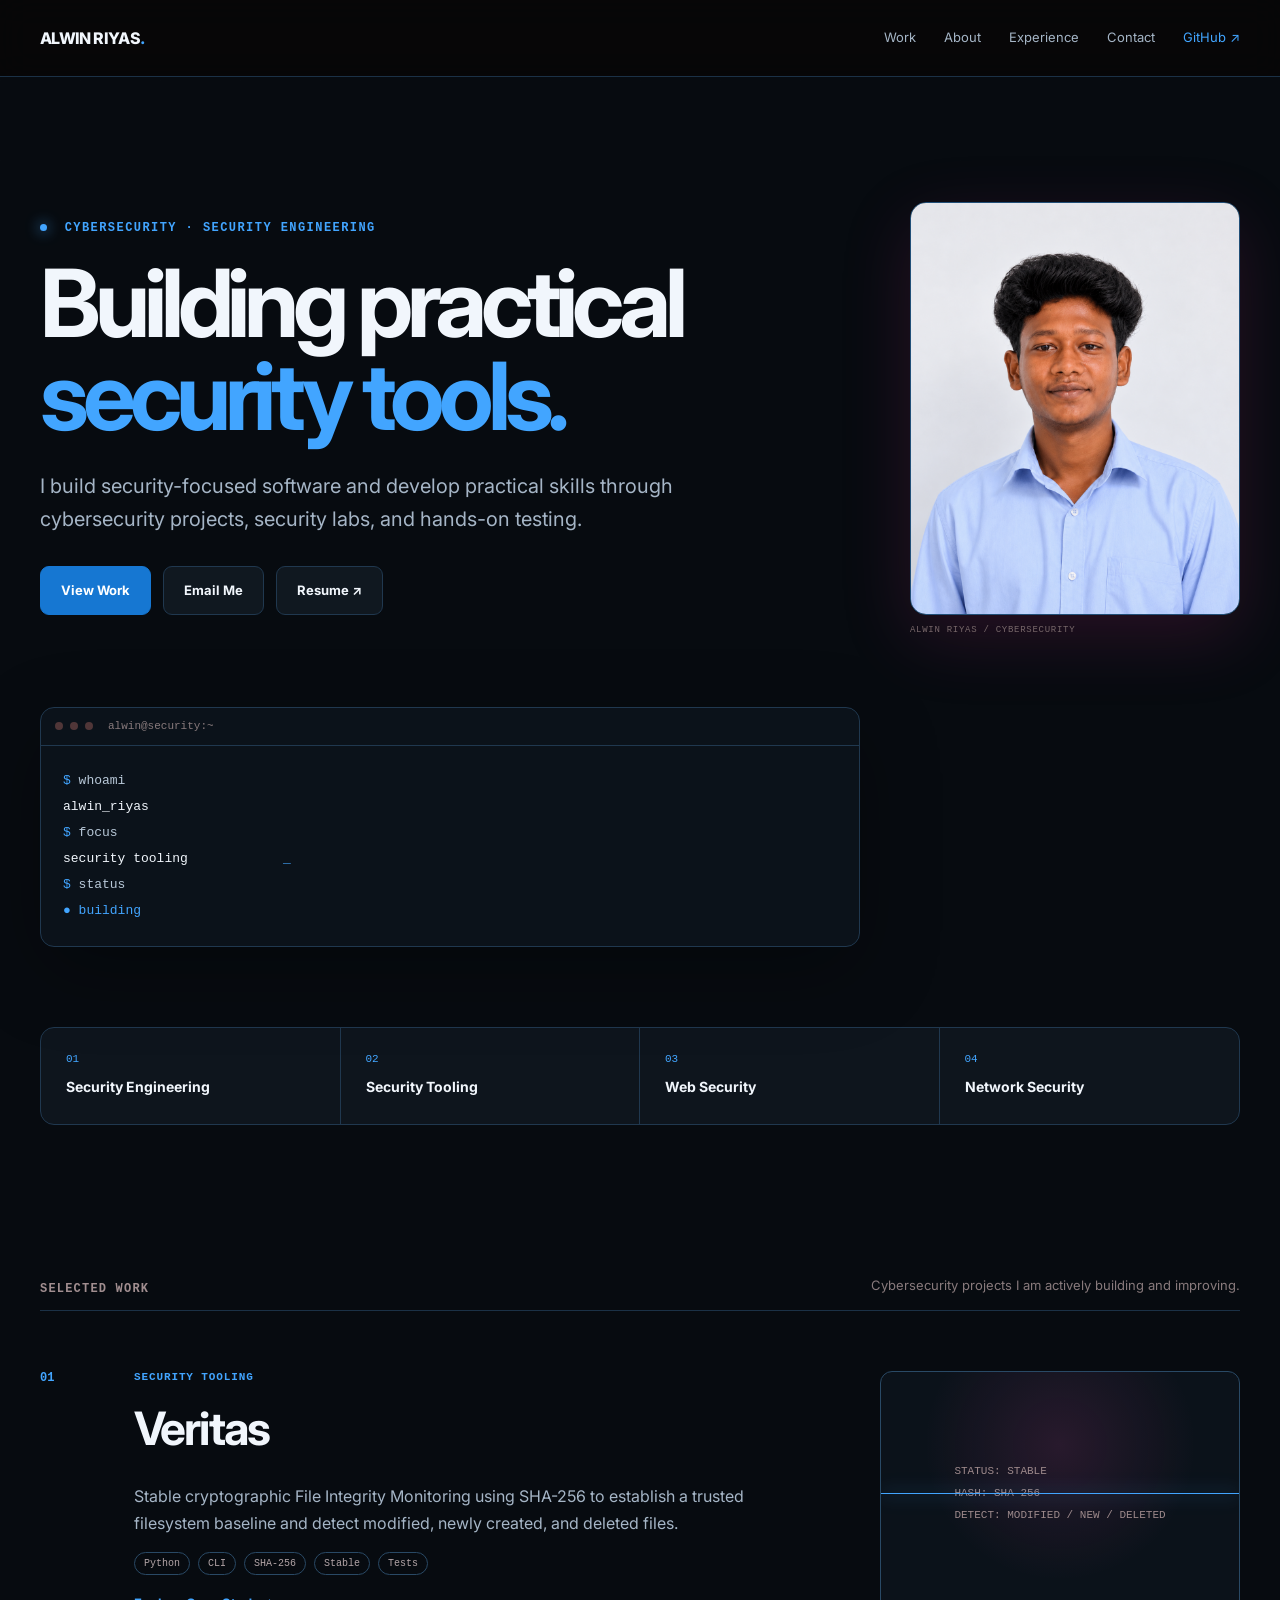
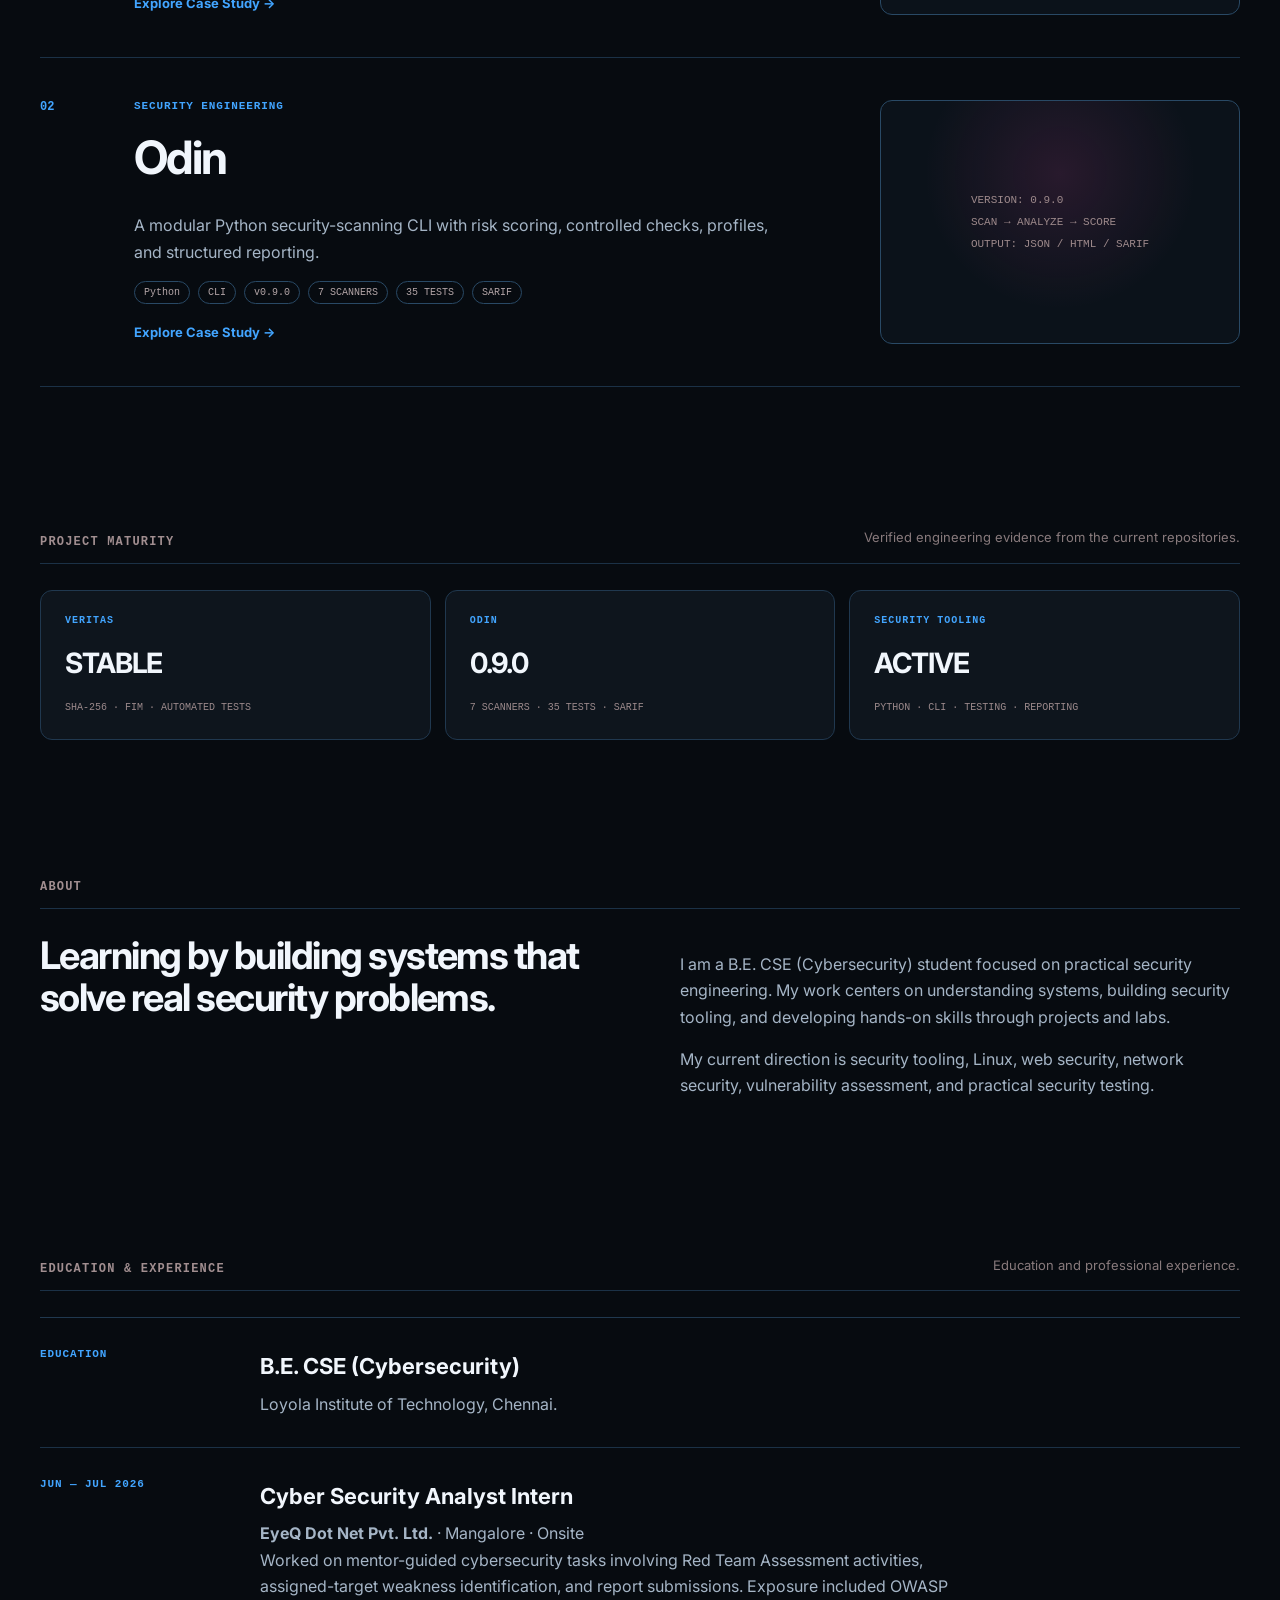
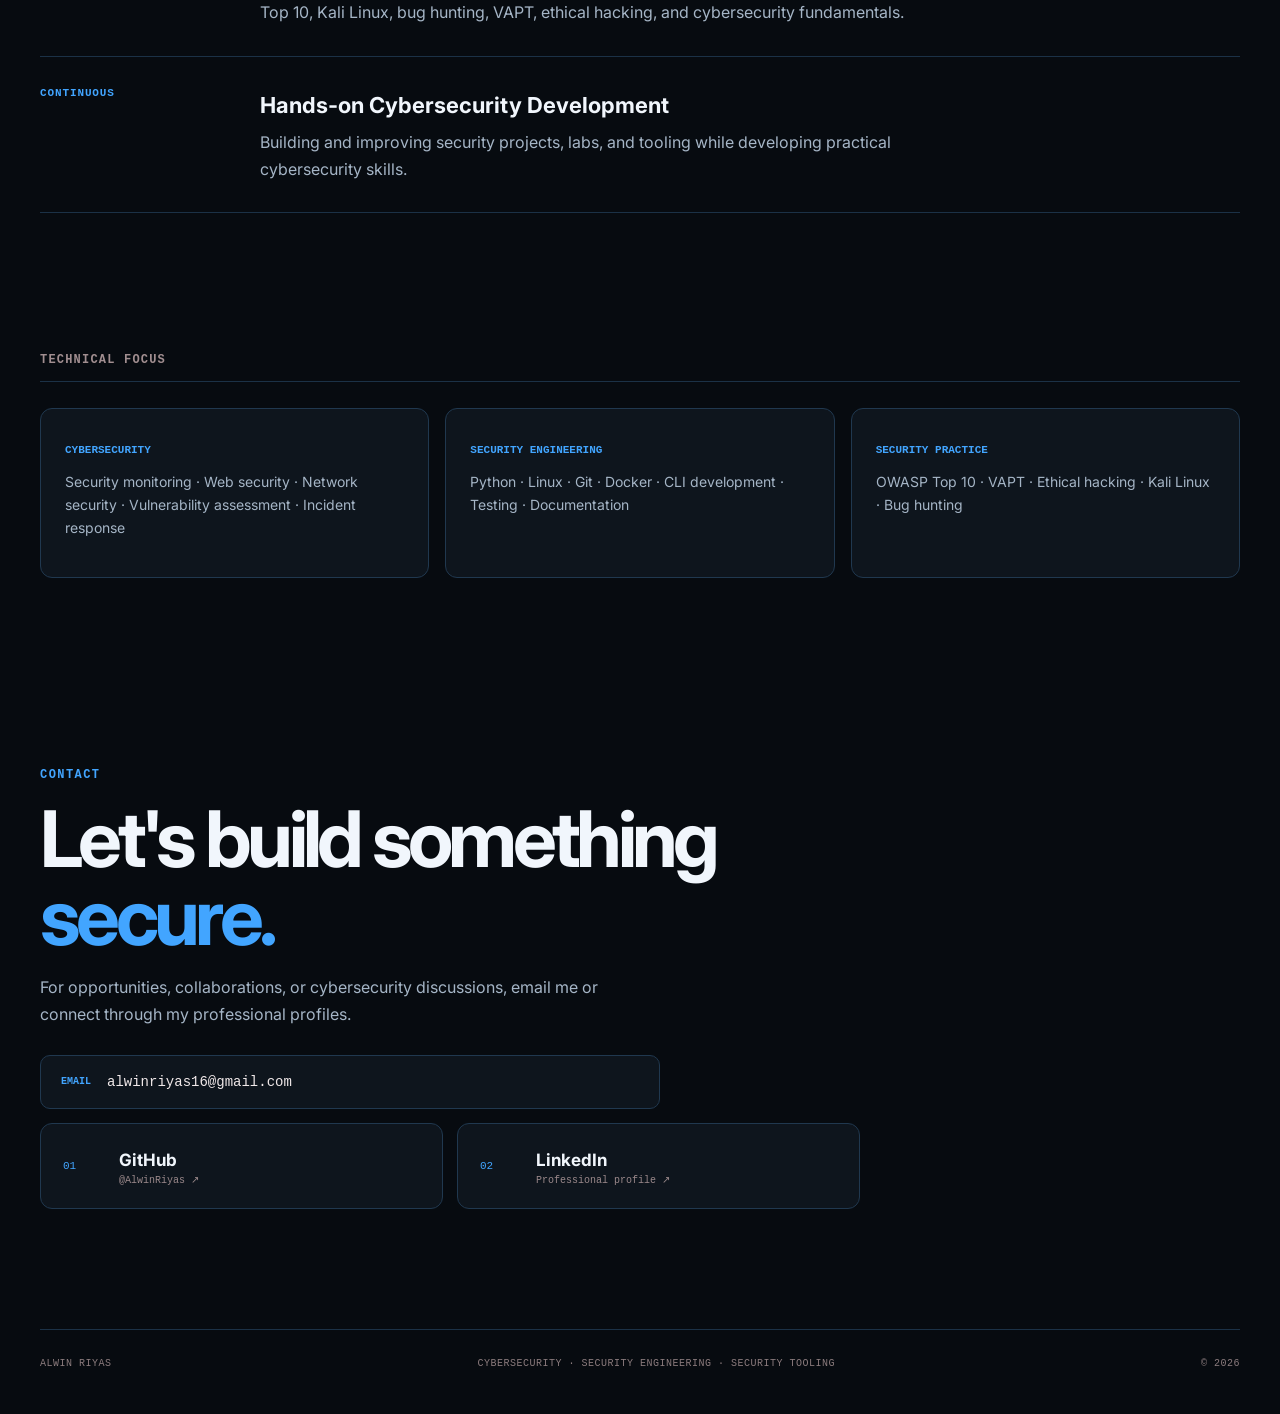
<file: index.html>
<!doctype html>
<html lang="en">
<head>
<meta charset="UTF-8"><meta name="viewport" content="width=device-width,initial-scale=1">
<meta name="description" content="Alwin Riyas — Cybersecurity student building practical security tools and security-focused systems.">
<meta name="author" content="Alwin Riyas"><meta name="robots" content="index,follow">
<meta property="og:type" content="website"><meta property="og:title" content="Alwin Riyas — Cybersecurity">
<meta property="og:description" content="Cybersecurity portfolio focused on security engineering, security tooling, web security and network security.">
<meta property="og:url" content="https://alwinriyas.github.io/alwin/"><meta property="og:site_name" content="Alwin Riyas">
<meta name="twitter:card" content="summary"><meta name="twitter:title" content="Alwin Riyas — Cybersecurity">
<link rel="canonical" href="https://alwinriyas.github.io/alwin/"><link rel="manifest" href="./site.webmanifest">
<title>Alwin Riyas — Cybersecurity</title>
<link rel="preconnect" href="https://fonts.googleapis.com"><link rel="preconnect" href="https://fonts.gstatic.com" crossorigin>
<link href="https://fonts.googleapis.com/css2?family=Inter:wght@400;500;600;700;800&display=swap" rel="stylesheet"><link rel="stylesheet" href="./styles.css?v=20261108-blue">
</head>
<body>
<header class="site-header"><nav class="nav container" aria-label="Main navigation">
<a class="brand" href="#top">ALWIN RIYAS<span>.</span></a>
<div class="nav-links"><a href="#work">Work</a><a href="#about">About</a><a href="#experience">Experience</a><a href="#contact">Contact</a><a class="nav-github" href="https://github.com/AlwinRiyas" target="_blank" rel="noreferrer">GitHub ↗</a></div>
<button class="menu" aria-label="Open navigation" aria-expanded="false">☰</button></nav></header>
<main id="top">
<section class="hero container"><div class="hero-layout"><div>
<div class="eyebrow"><span class="dot"></span> CYBERSECURITY · SECURITY ENGINEERING</div>
<h1>Building practical<br><em>security tools.</em></h1>
<p class="hero-copy">I build security-focused software and develop practical skills through cybersecurity projects, security labs, and hands-on testing.</p>
<div class="actions"><a class="btn primary" href="#work">View Work</a><a class="btn secondary" href="mailto:alwinriyas16@gmail.com">Email Me</a><a class="btn secondary" href="./alwin-resume.pdf" target="_blank" rel="noreferrer">Resume ↗</a></div>
</div><div class="profile-photo-slot"><img class="profile-photo" src="./profile-alwin.jpg?v=20261108-blue" alt="Portrait of Alwin Riyas"><div class="photo-caption">ALWIN RIYAS / CYBERSECURITY</div></div></div>
<div class="terminal"><div class="terminal-bar"><span></span><span></span><span></span><small>alwin@security:~</small></div><div class="terminal-body"><span class="prompt">$</span> whoami<br><strong>alwin_riyas</strong><br><span class="prompt">$</span> focus<br><strong data-focus-output>cybersecurity</strong><span class="cursor">_</span><br><span class="prompt">$</span> status<br><strong class="status-online">● building</strong></div></div>
</section>
<section id="focus" class="focus-strip container"><div><small>01</small><strong>Security Engineering</strong></div><div><small>02</small><strong>Security Tooling</strong></div><div><small>03</small><strong>Web Security</strong></div><div><small>04</small><strong>Network Security</strong></div></section>
<section id="work" class="section container"><div class="section-heading"><span>SELECTED WORK</span><p>Cybersecurity projects I am actively building and improving.</p></div>
<article class="project featured"><div class="project-number">01</div><div class="project-content"><div class="project-label">SECURITY TOOLING</div><h2>Veritas</h2><p>Stable cryptographic File Integrity Monitoring using SHA-256 to establish a trusted filesystem baseline and detect modified, newly created, and deleted files.</p><div class="tags"><span>Python</span><span>CLI</span><span>SHA-256</span><span>Stable</span><span>Tests</span></div><a href="./projects/veritas.html">Explore Case Study →</a></div><div class="project-visual"><div class="scan-line"></div><code>STATUS: STABLE<br>HASH: SHA-256<br>DETECT: MODIFIED / NEW / DELETED</code></div></article>
<article class="project"><div class="project-number">02</div><div class="project-content"><div class="project-label">SECURITY ENGINEERING</div><h2>Odin</h2><p>A modular Python security-scanning CLI with risk scoring, controlled checks, profiles, and structured reporting.</p><div class="tags"><span>Python</span><span>CLI</span><span>v0.9.0</span><span>7 SCANNERS</span><span>35 TESTS</span><span>SARIF</span></div><a href="./projects/odin.html">Explore Case Study →</a></div><div class="project-visual odin"><code>VERSION: 0.9.0<br>SCAN → ANALYZE → SCORE<br>OUTPUT: JSON / HTML / SARIF</code></div></article>
</section>
<section class="section container upcoming"><div class="section-heading"><span>PROJECT MATURITY</span><p>Verified engineering evidence from the current repositories.</p></div><div class="evidence-grid"><div><span>VERITAS</span><strong>STABLE</strong><small>SHA-256 · FIM · AUTOMATED TESTS</small></div><div><span>ODIN</span><strong>0.9.0</strong><small>7 SCANNERS · 35 TESTS · SARIF</small></div><div><span>SECURITY TOOLING</span><strong>ACTIVE</strong><small>PYTHON · CLI · TESTING · REPORTING</small></div></div></section>
<section id="about" class="section about container"><div class="section-heading"><span>ABOUT</span></div><div class="about-grid"><h2>Learning by building systems that solve real security problems.</h2><div><p>I am a B.E. CSE (Cybersecurity) student focused on practical security engineering. My work centers on understanding systems, building security tooling, and developing hands-on skills through projects and labs.</p><p>My current direction is security tooling, Linux, web security, network security, vulnerability assessment, and practical security testing.</p></div></div></section>
<section id="experience" class="section container"><div class="section-heading"><span>EDUCATION & EXPERIENCE</span><p>Education and professional experience.</p></div><div class="timeline">
<article><span>EDUCATION</span><div><h3>B.E. CSE (Cybersecurity)</h3><p>Loyola Institute of Technology, Chennai.</p></div></article>
<article><span>JUN — JUL 2026</span><div><h3>Cyber Security Analyst Intern</h3><p><strong>EyeQ Dot Net Pvt. Ltd.</strong> · Mangalore · Onsite</p><p>Worked on mentor-guided cybersecurity tasks involving Red Team Assessment activities, assigned-target weakness identification, and report submissions. Exposure included OWASP Top 10, Kali Linux, bug hunting, VAPT, ethical hacking, and cybersecurity fundamentals.</p></div></article>
<article><span>CONTINUOUS</span><div><h3>Hands-on Cybersecurity Development</h3><p>Building and improving security projects, labs, and tooling while developing practical cybersecurity skills.</p></div></article></div></section>
<section class="section container"><div class="section-heading"><span>TECHNICAL FOCUS</span></div><div class="focus-grid"><div><h3>CYBERSECURITY</h3><p>Security monitoring · Web security · Network security · Vulnerability assessment · Incident response</p></div><div><h3>SECURITY ENGINEERING</h3><p>Python · Linux · Git · Docker · CLI development · Testing · Documentation</p></div><div><h3>SECURITY PRACTICE</h3><p>OWASP Top 10 · VAPT · Ethical hacking · Kali Linux · Bug hunting</p></div></div></section>
<section id="contact" class="section contact container"><div class="eyebrow">CONTACT</div><h2>Let's build something<br><em>secure.</em></h2><p>For opportunities, collaborations, or cybersecurity discussions, email me or connect through my professional profiles.</p><div class="contact-email"><span>EMAIL</span><a href="mailto:alwinriyas16@gmail.com">alwinriyas16@gmail.com</a></div><div class="social-grid"><a href="https://github.com/AlwinRiyas" target="_blank" rel="noreferrer"><span>01</span><strong>GitHub</strong><small>@AlwinRiyas ↗</small></a><a href="https://www.linkedin.com/in/alwinriyas" target="_blank" rel="noreferrer"><span>02</span><strong>LinkedIn</strong><small>Professional profile ↗</small></a></div></section>
</main><footer class="footer container"><span>ALWIN RIYAS</span><span>CYBERSECURITY · SECURITY ENGINEERING · SECURITY TOOLING</span><span>© 2026</span></footer><script src="./script.js?v=20261108-blue"></script></body></html>
</file>
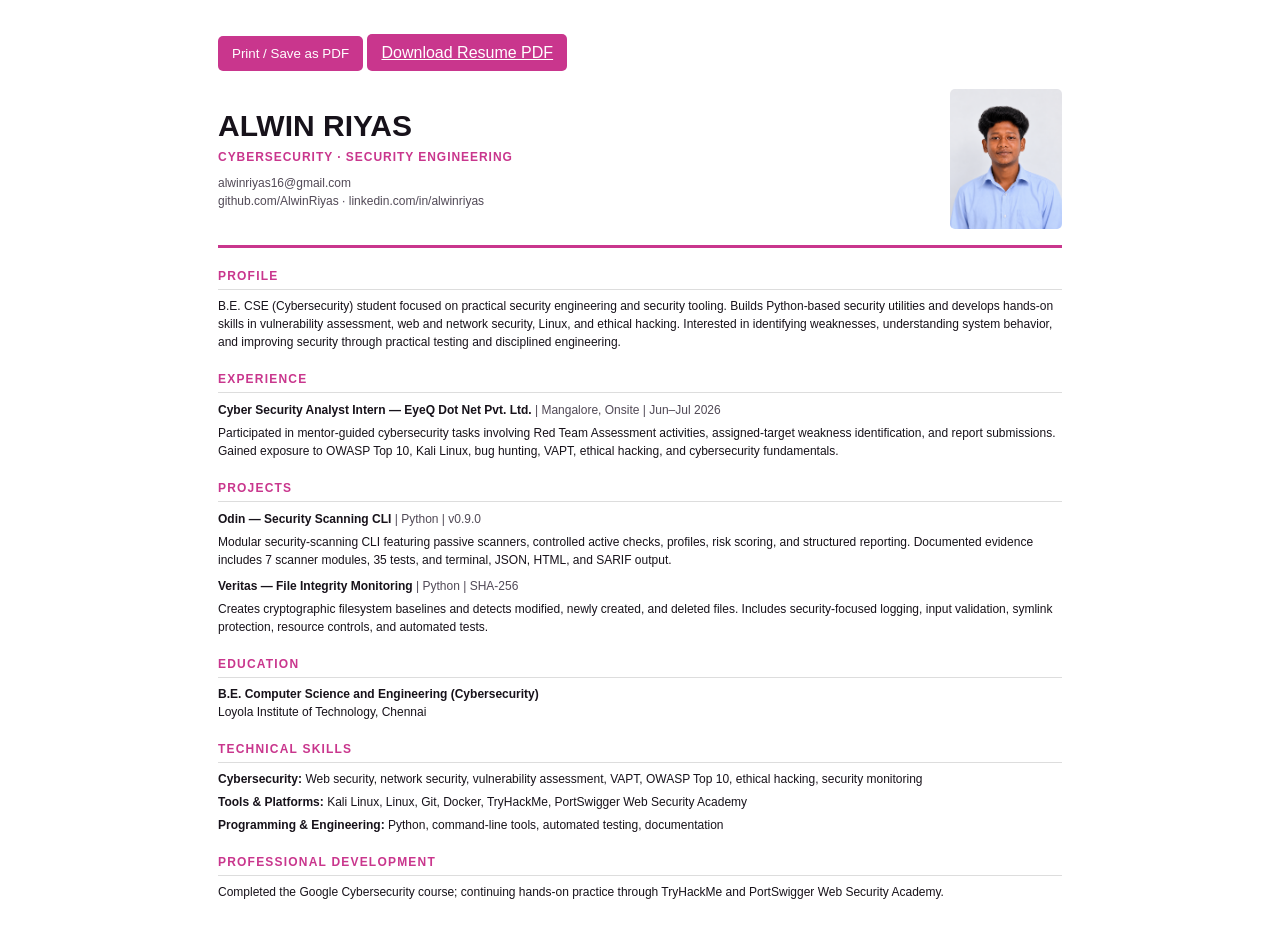
<file: resume.html>
<!doctype html>
<html lang="en"><head><meta charset="utf-8"><meta name="viewport" content="width=device-width,initial-scale=1"><title>Alwin Riyas — Resume</title>
<style>
:root{--red:#c9368d;--ink:#17121a;--muted:#514956}*{box-sizing:border-box}body{font-family:Arial,sans-serif;max-width:900px;margin:36px auto;padding:0 28px;color:var(--ink);line-height:1.5;background:#fff}.top{display:flex;justify-content:space-between;gap:24px;align-items:center;border-bottom:3px solid var(--red);padding-bottom:16px}.top img{width:112px;height:140px;object-fit:cover;object-position:center 35%;border-radius:5px}.name{font-size:30px;line-height:1.1;margin:0 0 6px}.role{font-size:12px;font-weight:bold;color:var(--red);letter-spacing:.08em}.links{font-size:12px;color:var(--muted);margin-top:8px}h2{font-size:12px;color:var(--red);letter-spacing:.1em;border-bottom:1px solid #ddd;padding-bottom:4px;margin:19px 0 7px}p{font-size:12px;margin:5px 0}article{margin:8px 0}.muted{color:var(--muted)}.print{background:var(--red);color:#fff;border:0;border-radius:5px;padding:10px 14px;cursor:pointer;margin-bottom:18px}@media print{body{margin:0 auto;padding:0 12mm}.print{display:none}}
</style></head><body>
<button class="print" onclick="window.print()">Print / Save as PDF</button> <a class="print" href="./alwin-resume.pdf" download>Download Resume PDF</a>
<header class="top"><div><h1 class="name">ALWIN RIYAS</h1><div class="role">CYBERSECURITY · SECURITY ENGINEERING</div><div class="links">alwinriyas16@gmail.com<br>github.com/AlwinRiyas · linkedin.com/in/alwinriyas</div></div><img src="./profile-alwin.jpg" alt="Alwin Riyas"></header>
<h2>PROFILE</h2><p>B.E. CSE (Cybersecurity) student focused on practical security engineering and security tooling. Builds Python-based security utilities and develops hands-on skills in vulnerability assessment, web and network security, Linux, and ethical hacking. Interested in identifying weaknesses, understanding system behavior, and improving security through practical testing and disciplined engineering.</p>
<h2>EXPERIENCE</h2><article><p><b>Cyber Security Analyst Intern — EyeQ Dot Net Pvt. Ltd.</b> <span class="muted">| Mangalore, Onsite | Jun–Jul 2026</span></p><p>Participated in mentor-guided cybersecurity tasks involving Red Team Assessment activities, assigned-target weakness identification, and report submissions. Gained exposure to OWASP Top 10, Kali Linux, bug hunting, VAPT, ethical hacking, and cybersecurity fundamentals.</p></article>
<h2>PROJECTS</h2><article><p><b>Odin — Security Scanning CLI</b> <span class="muted">| Python | v0.9.0</span></p><p>Modular security-scanning CLI featuring passive scanners, controlled active checks, profiles, risk scoring, and structured reporting. Documented evidence includes 7 scanner modules, 35 tests, and terminal, JSON, HTML, and SARIF output.</p></article><article><p><b>Veritas — File Integrity Monitoring</b> <span class="muted">| Python | SHA-256</span></p><p>Creates cryptographic filesystem baselines and detects modified, newly created, and deleted files. Includes security-focused logging, input validation, symlink protection, resource controls, and automated tests.</p></article>
<h2>EDUCATION</h2><p><b>B.E. Computer Science and Engineering (Cybersecurity)</b><br>Loyola Institute of Technology, Chennai</p>
<h2>TECHNICAL SKILLS</h2><p><b>Cybersecurity:</b> Web security, network security, vulnerability assessment, VAPT, OWASP Top 10, ethical hacking, security monitoring</p><p><b>Tools & Platforms:</b> Kali Linux, Linux, Git, Docker, TryHackMe, PortSwigger Web Security Academy</p><p><b>Programming & Engineering:</b> Python, command-line tools, automated testing, documentation</p>
<h2>PROFESSIONAL DEVELOPMENT</h2><p>Completed the Google Cybersecurity course; continuing hands-on practice through TryHackMe and PortSwigger Web Security Academy.</p>
</body></html>
</file>
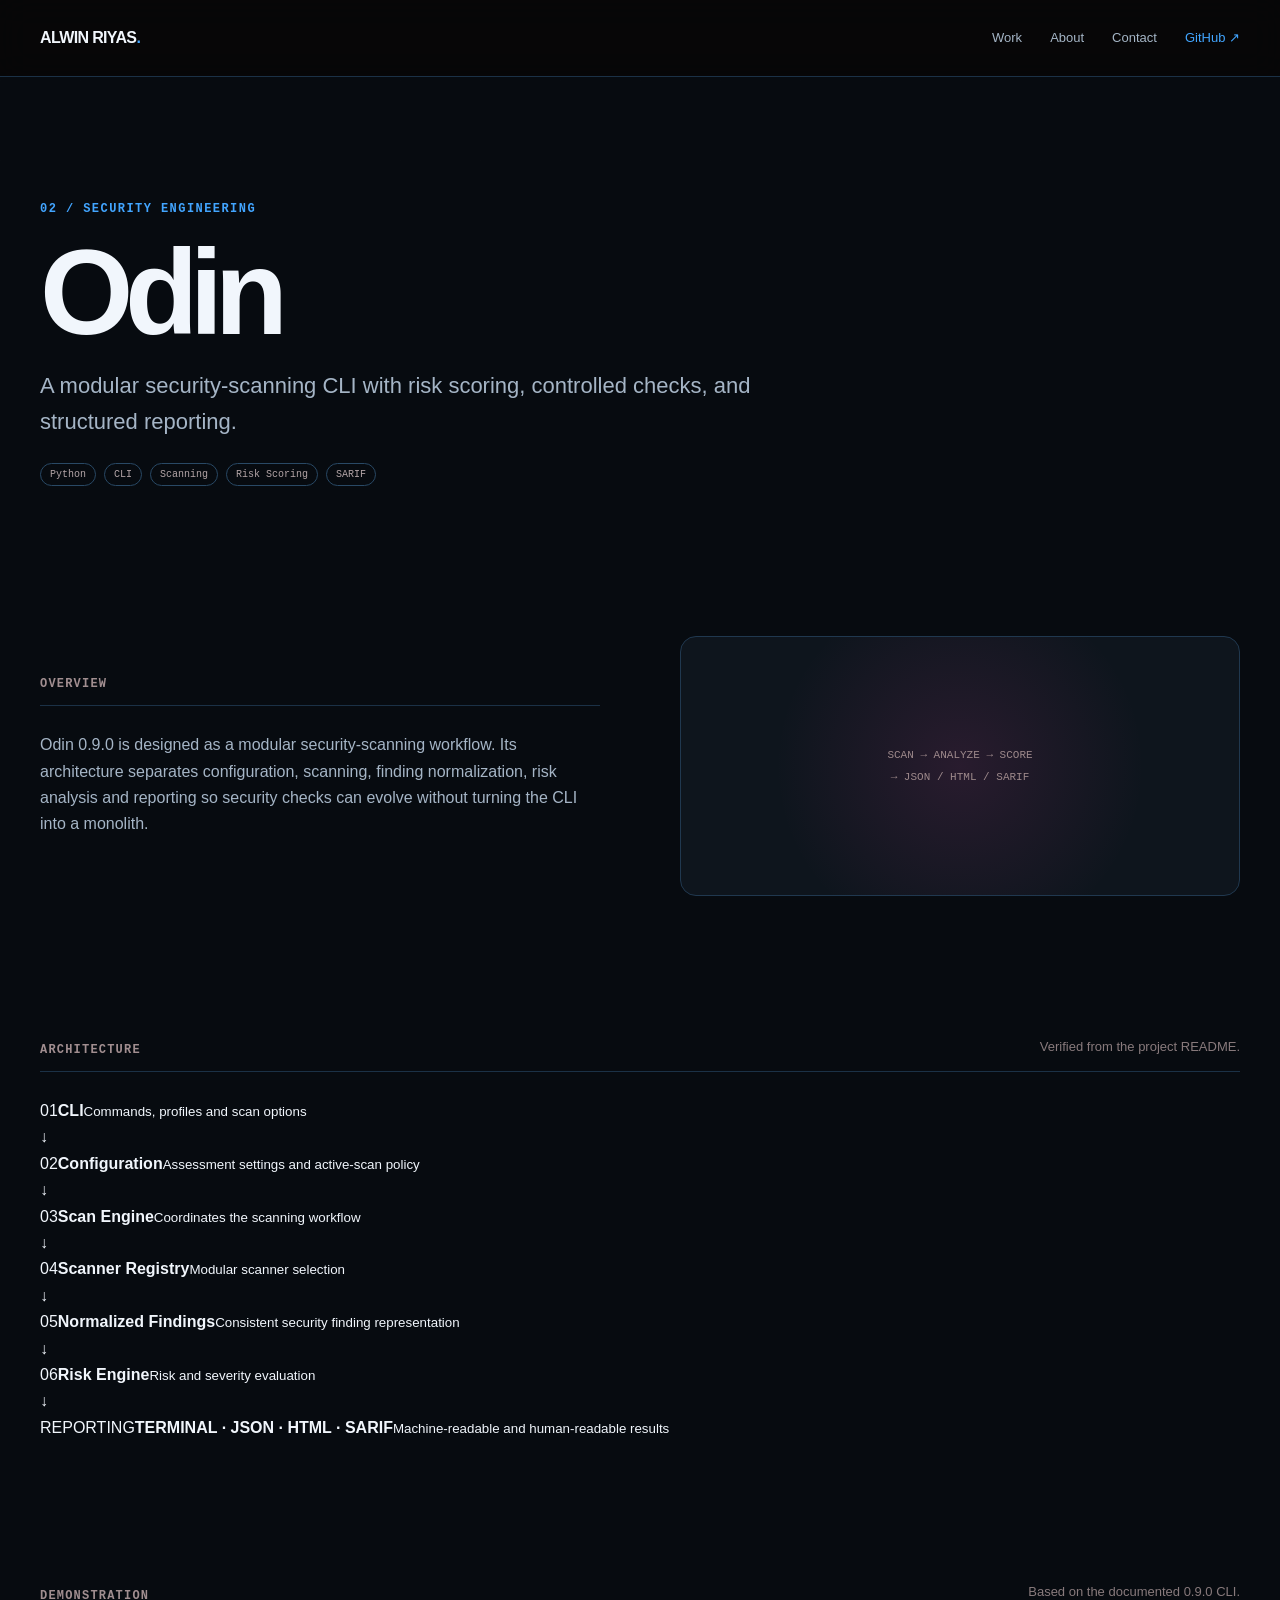
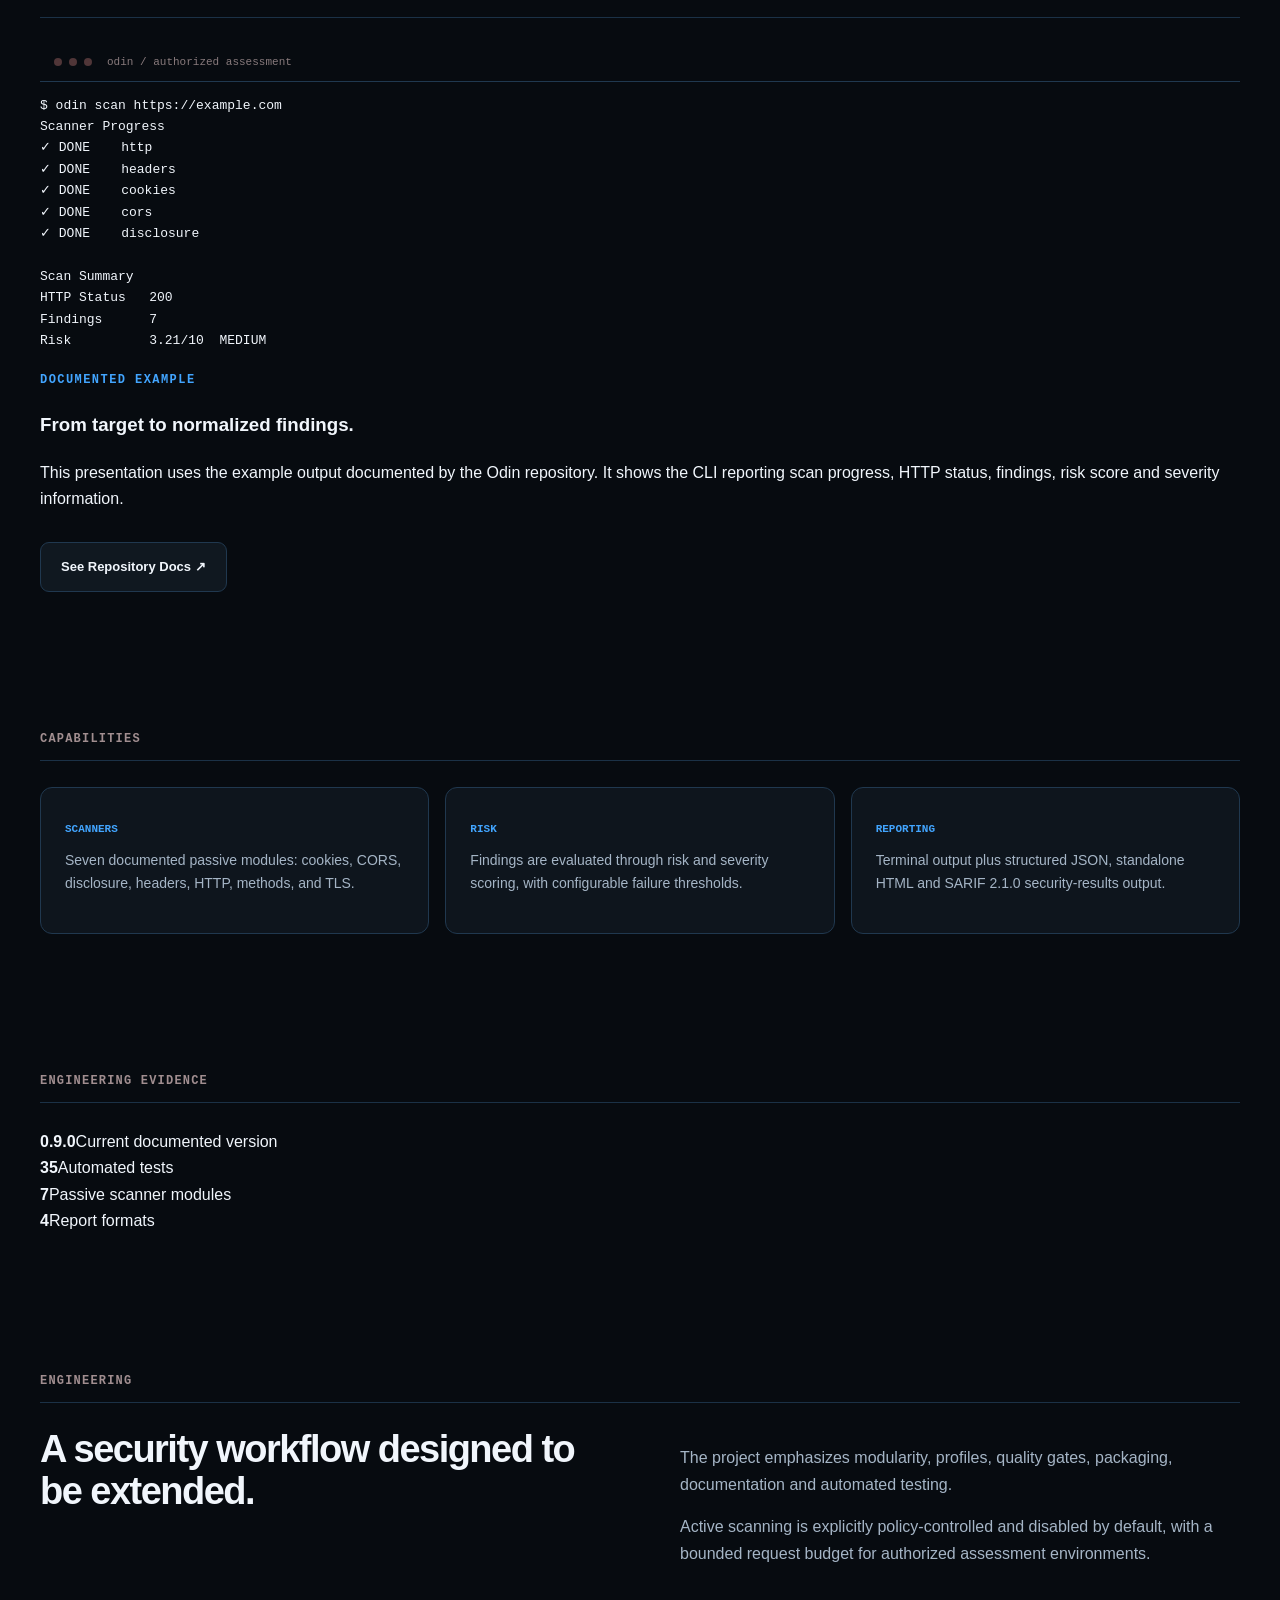
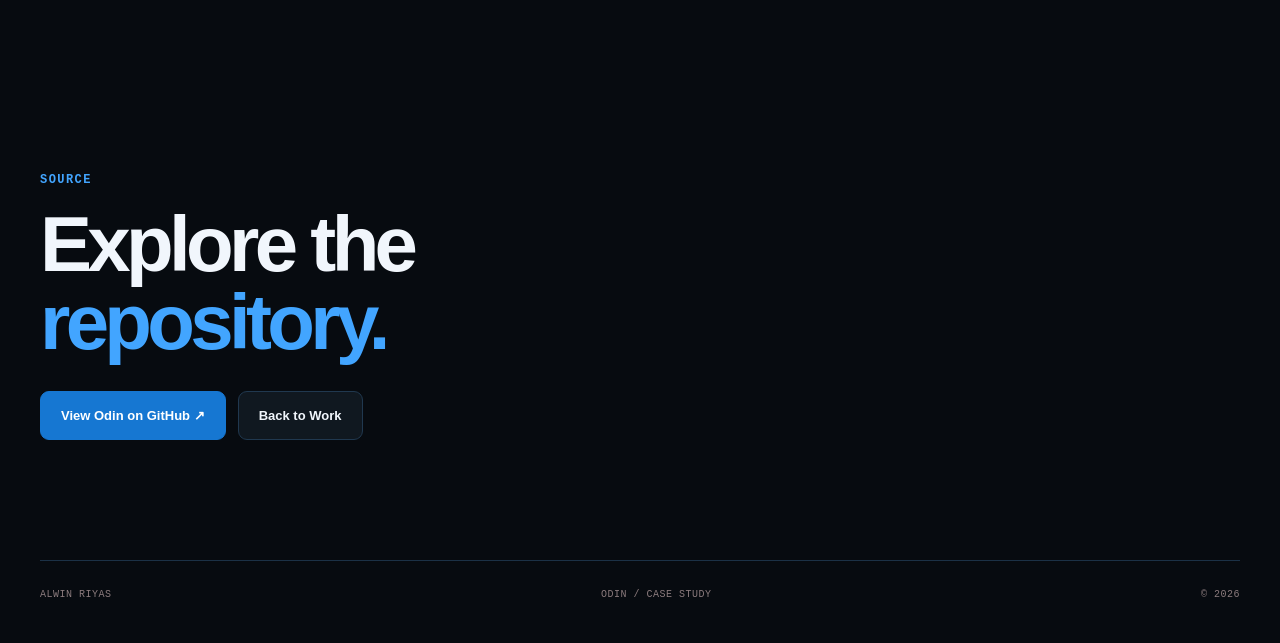
<file: projects/odin.html>
<!doctype html><html lang="en"><head><meta charset="UTF-8"><meta name="viewport" content="width=device-width,initial-scale=1"><meta name="description" content="Odin — modular security-scanning CLI project by Alwin Riyas."><meta name="robots" content="index,follow"><meta property="og:type" content="article"><meta property="og:title" content="Odin — Alwin Riyas"><meta property="og:description" content="A modular security-scanning CLI with risk scoring, controlled checks, and structured reporting."><meta property="og:url" content="https://alwinriyas.dev/projects/odin.html"><link rel="canonical" href="https://alwinriyas.dev/projects/odin.html"><title>Odin — Alwin Riyas</title><link rel="stylesheet" href="../styles.css"></head><body><header class="site-header"><nav class="nav container" aria-label="Main navigation"><a class="brand" href="../index.html">ALWIN RIYAS<span>.</span></a><div class="nav-links"><a href="../index.html#work">Work</a><a href="../index.html#about">About</a><a href="../index.html#contact">Contact</a><a class="nav-github" href="https://github.com/AlwinRiyas/Odin" target="_blank" rel="noreferrer">GitHub ↗</a></div></nav></header><main><section class="case-hero container"><div class="eyebrow">02 / SECURITY ENGINEERING</div><h1>Odin</h1><p>A modular security-scanning CLI with risk scoring, controlled checks, and structured reporting.</p><div class="tags"><span>Python</span><span>CLI</span><span>Scanning</span><span>Risk Scoring</span><span>SARIF</span></div></section><section class="section container"><div class="case-grid"><div><div class="section-heading"><span>OVERVIEW</span></div><p>Odin 0.9.0 is designed as a modular security-scanning workflow. Its architecture separates configuration, scanning, finding normalization, risk analysis and reporting so security checks can evolve without turning the CLI into a monolith.</p></div><div class="case-panel"><code>SCAN → ANALYZE → SCORE<br>→ JSON / HTML / SARIF</code></div></div></section><section class="section container"><div class="section-heading"><span>ARCHITECTURE</span><p>Verified from the project README.</p></div><div class="architecture"><div><span>01</span><strong>CLI</strong><small>Commands, profiles and scan options</small></div><i>↓</i><div><span>02</span><strong>Configuration</strong><small>Assessment settings and active-scan policy</small></div><i>↓</i><div><span>03</span><strong>Scan Engine</strong><small>Coordinates the scanning workflow</small></div><i>↓</i><div><span>04</span><strong>Scanner Registry</strong><small>Modular scanner selection</small></div><i>↓</i><div><span>05</span><strong>Normalized Findings</strong><small>Consistent security finding representation</small></div><i>↓</i><div><span>06</span><strong>Risk Engine</strong><small>Risk and severity evaluation</small></div><i>↓</i><div class="architecture-out"><span>REPORTING</span><strong>TERMINAL · JSON · HTML · SARIF</strong><small>Machine-readable and human-readable results</small></div></div></section><section class="section container"><div class="section-heading"><span>DEMONSTRATION</span><p>Based on the documented 0.9.0 CLI.</p></div><div class="demo-grid"><div class="demo-terminal"><div class="terminal-bar"><span></span><span></span><span></span><small>odin / authorized assessment</small></div><pre><code>$ odin scan https://example.com
Scanner Progress
✓ DONE    http
✓ DONE    headers
✓ DONE    cookies
✓ DONE    cors
✓ DONE    disclosure

Scan Summary
HTTP Status   200
Findings      7
Risk          3.21/10  MEDIUM</code></pre></div><div class="demo-copy"><span class="eyebrow">DOCUMENTED EXAMPLE</span><h3>From target to normalized findings.</h3><p>This presentation uses the example output documented by the Odin repository. It shows the CLI reporting scan progress, HTTP status, findings, risk score and severity information.</p><div class="actions"><a class="btn secondary" href="https://github.com/AlwinRiyas/Odin#quick-start" target="_blank" rel="noreferrer">See Repository Docs ↗</a></div></div></div></section><section class="section container"><div class="section-heading"><span>CAPABILITIES</span></div><div class="focus-grid"><div><h3>SCANNERS</h3><p>Seven documented passive modules: cookies, CORS, disclosure, headers, HTTP, methods, and TLS.</p></div><div><h3>RISK</h3><p>Findings are evaluated through risk and severity scoring, with configurable failure thresholds.</p></div><div><h3>REPORTING</h3><p>Terminal output plus structured JSON, standalone HTML and SARIF 2.1.0 security-results output.</p></div></div></section><section class="section container"><div class="section-heading"><span>ENGINEERING EVIDENCE</span></div><div class="stats-grid"><div><strong>0.9.0</strong><span>Current documented version</span></div><div><strong>35</strong><span>Automated tests</span></div><div><strong>7</strong><span>Passive scanner modules</span></div><div><strong>4</strong><span>Report formats</span></div></div></section><section class="section container"><div class="section-heading"><span>ENGINEERING</span></div><div class="about-grid"><h2>A security workflow designed to be extended.</h2><div><p>The project emphasizes modularity, profiles, quality gates, packaging, documentation and automated testing.</p><p>Active scanning is explicitly policy-controlled and disabled by default, with a bounded request budget for authorized assessment environments.</p></div></div></section><section class="section contact container"><div class="eyebrow">SOURCE</div><h2>Explore the<br><em>repository.</em></h2><div class="actions"><a class="btn primary" href="https://github.com/AlwinRiyas/Odin" target="_blank" rel="noreferrer">View Odin on GitHub ↗</a><a class="btn secondary" href="../index.html#work">Back to Work</a></div></section></main><footer class="footer container"><span>ALWIN RIYAS</span><span>ODIN / CASE STUDY</span><span>© 2026</span></footer></body></html>
</file>
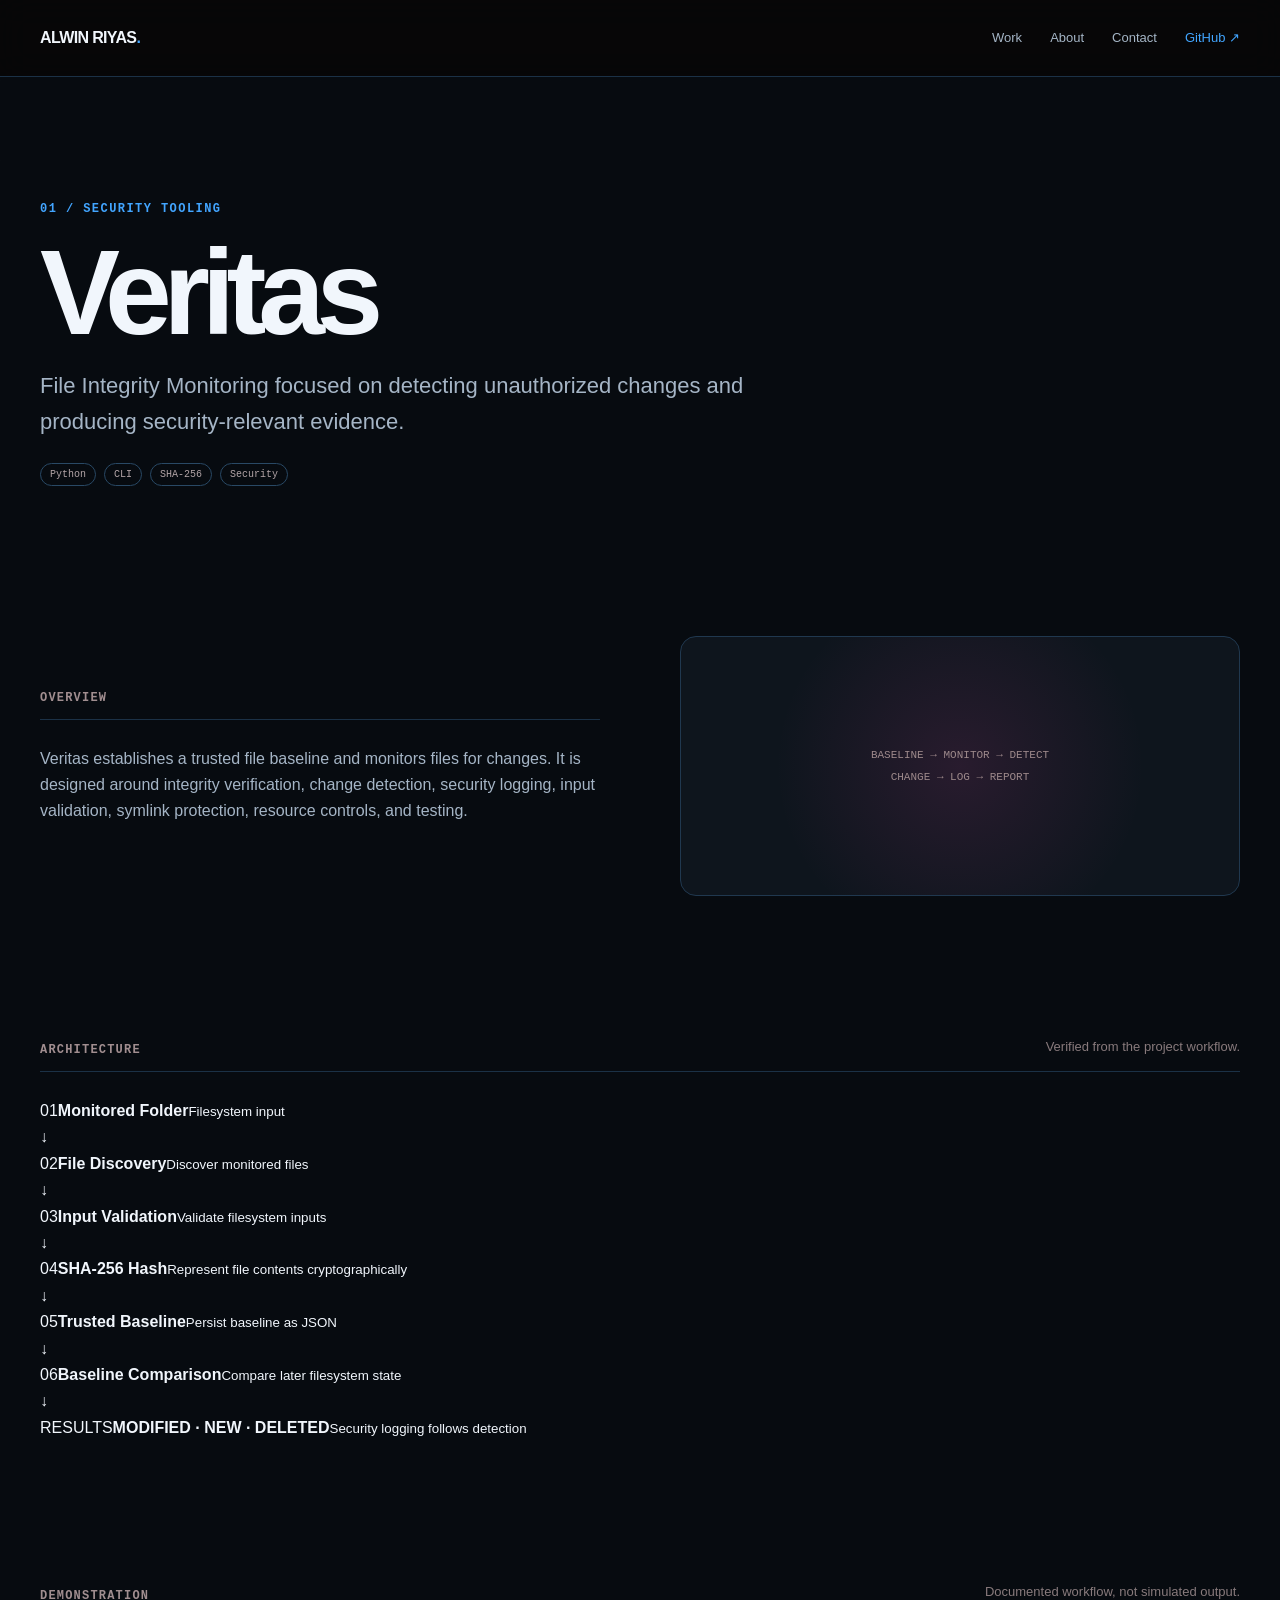
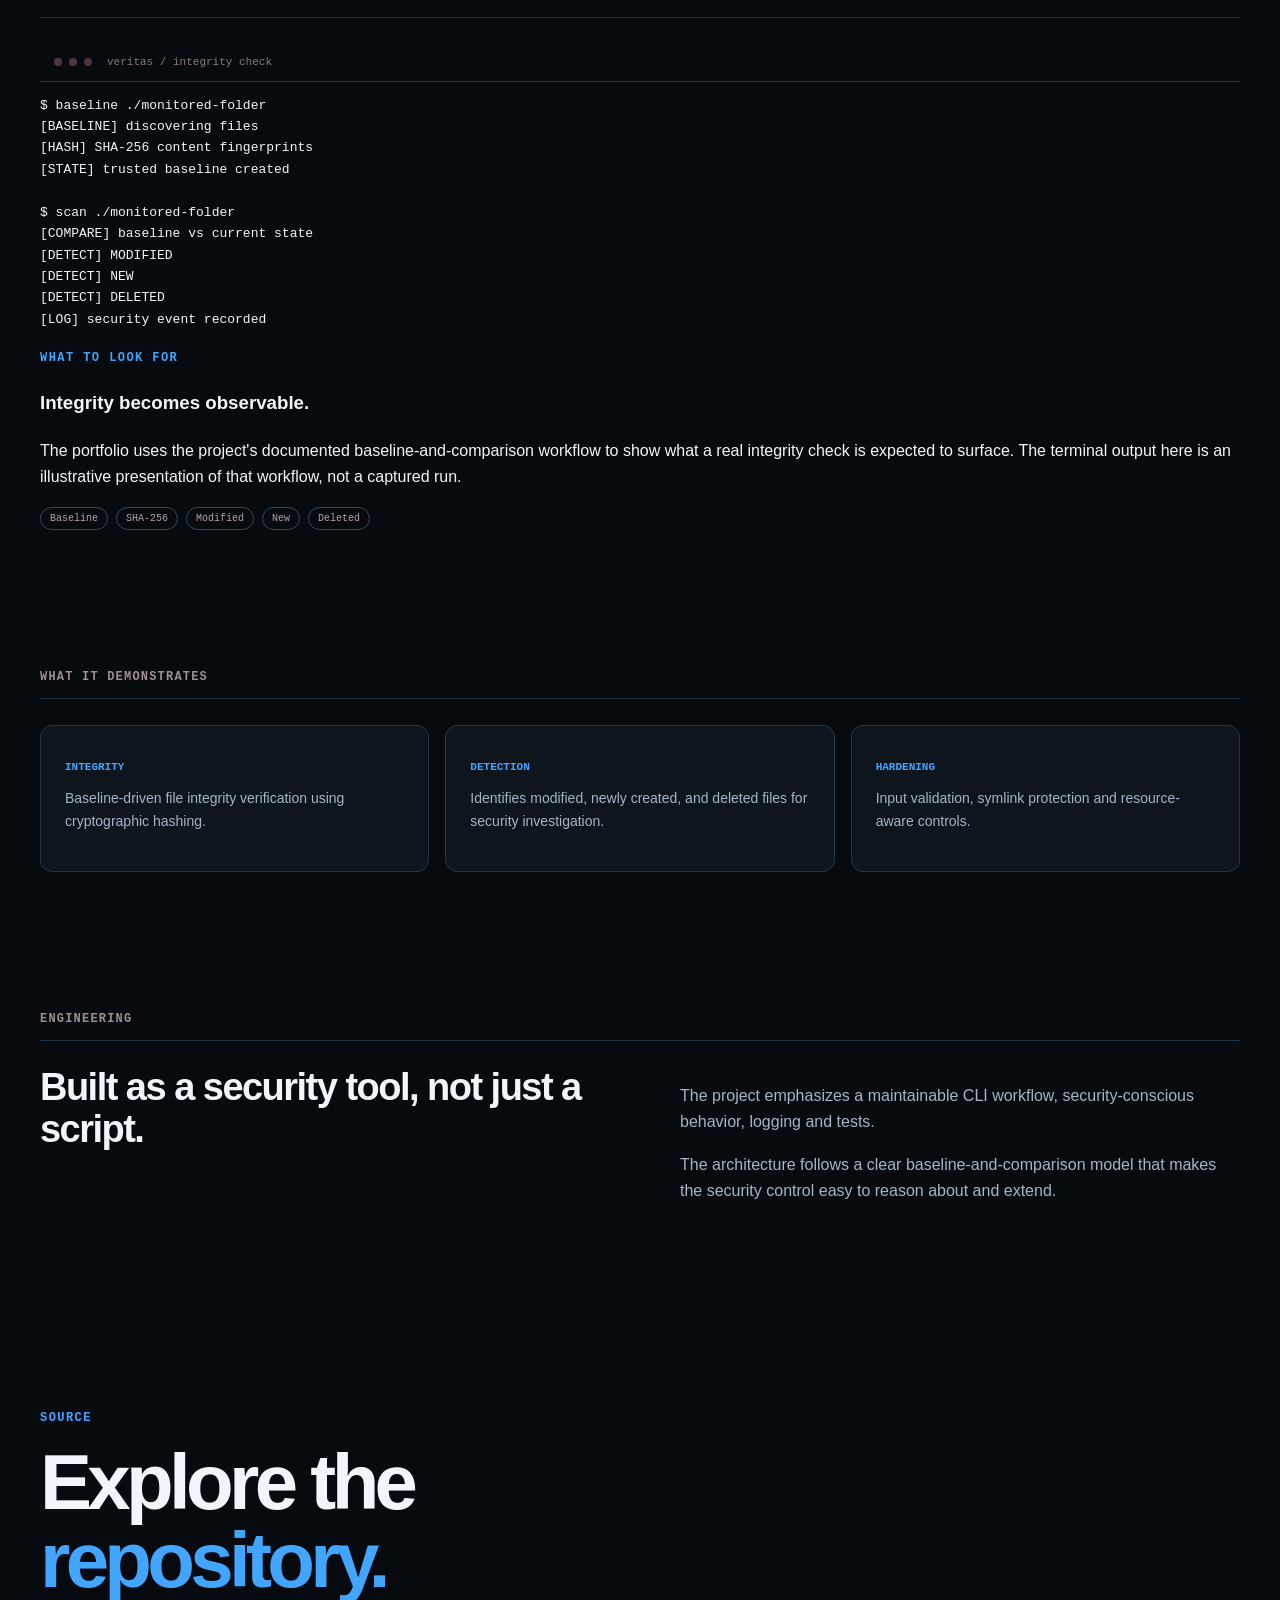
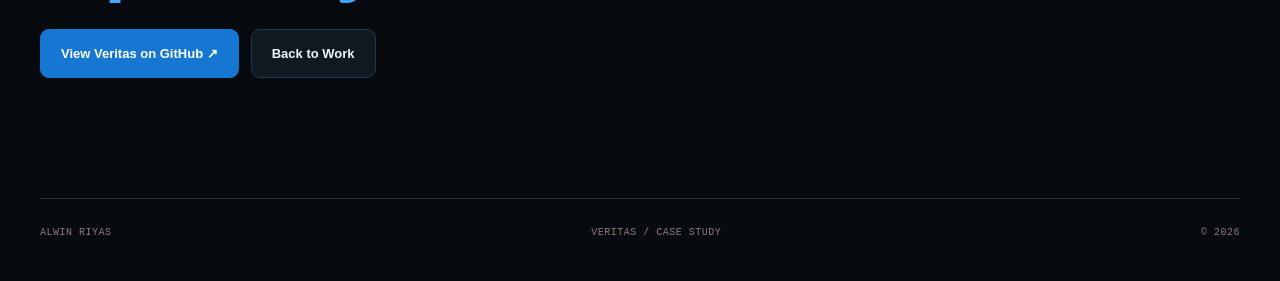
<file: projects/veritas.html>
<!doctype html><html lang="en"><head><meta charset="UTF-8"><meta name="viewport" content="width=device-width,initial-scale=1"><meta name="description" content="Veritas — File Integrity Monitoring security project by Alwin Riyas."><meta name="robots" content="index,follow"><meta property="og:type" content="article"><meta property="og:title" content="Veritas — Alwin Riyas"><meta property="og:description" content="File Integrity Monitoring focused on detecting unauthorized changes and producing security-relevant evidence."><meta property="og:url" content="https://alwinriyas.dev/projects/veritas.html"><link rel="canonical" href="https://alwinriyas.dev/projects/veritas.html"><title>Veritas — Alwin Riyas</title><link rel="stylesheet" href="../styles.css"></head><body><header class="site-header"><nav class="nav container" aria-label="Main navigation"><a class="brand" href="../index.html">ALWIN RIYAS<span>.</span></a><div class="nav-links"><a href="../index.html#work">Work</a><a href="../index.html#about">About</a><a href="../index.html#contact">Contact</a><a class="nav-github" href="https://github.com/AlwinRiyas/veritas" target="_blank" rel="noreferrer">GitHub ↗</a></div></nav></header><main><section class="case-hero container"><div class="eyebrow">01 / SECURITY TOOLING</div><h1>Veritas</h1><p>File Integrity Monitoring focused on detecting unauthorized changes and producing security-relevant evidence.</p><div class="tags"><span>Python</span><span>CLI</span><span>SHA-256</span><span>Security</span></div></section><section class="section container"><div class="case-grid"><div><div class="section-heading"><span>OVERVIEW</span></div><p>Veritas establishes a trusted file baseline and monitors files for changes. It is designed around integrity verification, change detection, security logging, input validation, symlink protection, resource controls, and testing.</p></div><div class="case-panel"><code>BASELINE → MONITOR → DETECT<br>CHANGE → LOG → REPORT</code></div></div></section><section class="section container"><div class="section-heading"><span>ARCHITECTURE</span><p>Verified from the project workflow.</p></div><div class="architecture"><div><span>01</span><strong>Monitored Folder</strong><small>Filesystem input</small></div><i>↓</i><div><span>02</span><strong>File Discovery</strong><small>Discover monitored files</small></div><i>↓</i><div><span>03</span><strong>Input Validation</strong><small>Validate filesystem inputs</small></div><i>↓</i><div><span>04</span><strong>SHA-256 Hash</strong><small>Represent file contents cryptographically</small></div><i>↓</i><div><span>05</span><strong>Trusted Baseline</strong><small>Persist baseline as JSON</small></div><i>↓</i><div><span>06</span><strong>Baseline Comparison</strong><small>Compare later filesystem state</small></div><i>↓</i><div class="architecture-out"><span>RESULTS</span><strong>MODIFIED · NEW · DELETED</strong><small>Security logging follows detection</small></div></div></section><section class="section container"><div class="section-heading"><span>DEMONSTRATION</span><p>Documented workflow, not simulated output.</p></div><div class="demo-grid"><div class="demo-terminal"><div class="terminal-bar"><span></span><span></span><span></span><small>veritas / integrity check</small></div><pre><code>$ baseline ./monitored-folder
[BASELINE] discovering files
[HASH] SHA-256 content fingerprints
[STATE] trusted baseline created

$ scan ./monitored-folder
[COMPARE] baseline vs current state
[DETECT] MODIFIED
[DETECT] NEW
[DETECT] DELETED
[LOG] security event recorded</code></pre></div><div class="demo-copy"><span class="eyebrow">WHAT TO LOOK FOR</span><h3>Integrity becomes observable.</h3><p>The portfolio uses the project's documented baseline-and-comparison workflow to show what a real integrity check is expected to surface. The terminal output here is an illustrative presentation of that workflow, not a captured run.</p><div class="tags"><span>Baseline</span><span>SHA-256</span><span>Modified</span><span>New</span><span>Deleted</span></div></div></div></section><section class="section container"><div class="section-heading"><span>WHAT IT DEMONSTRATES</span></div><div class="focus-grid"><div><h3>INTEGRITY</h3><p>Baseline-driven file integrity verification using cryptographic hashing.</p></div><div><h3>DETECTION</h3><p>Identifies modified, newly created, and deleted files for security investigation.</p></div><div><h3>HARDENING</h3><p>Input validation, symlink protection and resource-aware controls.</p></div></div></section><section class="section container"><div class="section-heading"><span>ENGINEERING</span></div><div class="about-grid"><h2>Built as a security tool, not just a script.</h2><div><p>The project emphasizes a maintainable CLI workflow, security-conscious behavior, logging and tests.</p><p>The architecture follows a clear baseline-and-comparison model that makes the security control easy to reason about and extend.</p></div></div></section><section class="section contact container"><div class="eyebrow">SOURCE</div><h2>Explore the<br><em>repository.</em></h2><div class="actions"><a class="btn primary" href="https://github.com/AlwinRiyas/veritas" target="_blank" rel="noreferrer">View Veritas on GitHub ↗</a><a class="btn secondary" href="../index.html#work">Back to Work</a></div></section></main><footer class="footer container"><span>ALWIN RIYAS</span><span>VERITAS / CASE STUDY</span><span>© 2026</span></footer></body></html>
</file>
<file: styles.css>
*{box-sizing:border-box}html{scroll-behavior:smooth}body{margin:0;background:#070b10;color:#f1f6fc;font-family:Inter,sans-serif;line-height:1.65}body:before{content:"";position:fixed;inset:0;pointer-events:none;opacity:.14;background-image:linear-gradient(rgba(255,255,255,.035) 1px,transparent 1px),linear-gradient(90deg,rgba(255,255,255,.035) 1px,transparent 1px);background-size:80px 80px;mask-image:linear-gradient(to bottom,black,transparent 80%)}a{color:inherit;text-decoration:none}button,a{font:inherit}a:focus-visible,button:focus-visible{outline:2px solid #42a5ff;outline-offset:4px}.container{width:min(1200px,calc(100% - 48px));margin:auto}.site-header{position:sticky;top:0;z-index:20;background:rgba(8,7,7,.84);backdrop-filter:blur(16px);border-bottom:1px solid #1b3146}.nav{height:76px;display:flex;align-items:center;gap:36px}.brand{font-weight:800;letter-spacing:-.04em}.brand span,.eyebrow,.project-label{color:#42a5ff}.nav-links{margin-left:auto;display:flex;align-items:center;gap:28px;font-size:13px;color:#a5b5c6}.nav-links a:hover{color:#fff}.nav-github{color:#42a5ff!important}.menu{display:none;margin-left:auto;background:none;border:0;color:#fff;font-size:22px;cursor:pointer}.hero,.case-hero{padding:125px 0 80px;position:relative}.hero-layout{display:grid;grid-template-columns:minmax(0,1fr) 330px;gap:70px;align-items:center}.eyebrow{font:600 12px 'JetBrains Mono',monospace;letter-spacing:.12em}.dot{display:inline-block;width:7px;height:7px;border-radius:50%;background:#42a5ff;box-shadow:0 0 14px #42a5ff;margin-right:9px}.hero h1{font-size:clamp(54px,8vw,94px);line-height:.98;letter-spacing:-.065em;margin:22px 0 28px;max-width:900px}.hero h1 em,.contact h2 em,.case-hero h1 em{font-style:normal;color:#42a5ff}.hero-copy{max-width:680px;color:#a5b5c6;font-size:20px}.actions{display:flex;gap:12px;margin-top:30px;flex-wrap:wrap}.btn{padding:13px 20px;border-radius:9px;font-size:13px;font-weight:700;border:1px solid #20384f;transition:transform .2s ease,background .2s ease}.btn:hover{transform:translateY(-2px)}.primary{background:#1677d2;color:#fff;border-color:#1677d2}.secondary{background:#101820}.profile-photo-slot{width:100%;max-width:330px}.profile-photo{display:block;width:100%;aspect-ratio:4/5;object-fit:cover;object-position:center 35%;border:1px solid #214f78;border-radius:16px;box-shadow:0 22px 70px rgba(190,45,130,.18)}.photo-caption{margin-top:10px;color:#78686a;font:9px 'JetBrains Mono',monospace;letter-spacing:.08em}.terminal{margin-top:72px;border:1px solid #20384f;background:#0b121a;border-radius:14px;overflow:hidden;max-width:820px;box-shadow:0 25px 80px rgba(0,0,0,.3)}.terminal-bar{height:38px;border-bottom:1px solid #20384f;display:flex;align-items:center;gap:7px;padding:0 14px}.terminal-bar span{width:8px;height:8px;border-radius:50%;background:#503638}.terminal-bar small{margin-left:8px;color:#887a7c;font:11px 'JetBrains Mono',monospace}.terminal-body{padding:22px;font:13px/2 'JetBrains Mono',monospace;color:#b8c8d8}.terminal-body .prompt{color:#42a5ff}.terminal-body strong{color:#f1f6fc;font-weight:500}.terminal-body strong[data-focus-output]{display:inline-block;min-width:220px;transition:opacity .18s,transform .18s}.terminal-body strong[data-focus-output].swap{opacity:0;transform:translateY(4px)}.status-online{color:#42a5ff!important}.cursor{color:#42a5ff;animation:blink 1s steps(1) infinite}@keyframes blink{50%{opacity:0}}.focus-strip{display:grid;grid-template-columns:repeat(4,1fr);border:1px solid #20384f;background:#0e151d;border-radius:14px;margin-bottom:80px}.focus-strip div{padding:25px;border-right:1px solid #20384f;transition:background .2s ease}.focus-strip div:hover{background:#14283a}.focus-strip div:last-child{border:0}.focus-strip small{display:block;color:#42a5ff;font:11px 'JetBrains Mono',monospace;margin-bottom:8px}.focus-strip strong{font-size:14px}.section{padding:70px 0}.section-heading{display:flex;justify-content:space-between;align-items:end;margin-bottom:26px;border-bottom:1px solid #1b3146;padding-bottom:14px}.section-heading span{font:600 12px 'JetBrains Mono',monospace;color:#a18e90;letter-spacing:.1em}.section-heading p{margin:0;color:#887a7c;font-size:13px}.project{display:grid;grid-template-columns:70px 1fr 360px;gap:24px;padding:42px 0;border-bottom:1px solid #1b3146}.project.featured{padding-top:34px}.project-number{font:600 12px 'JetBrains Mono',monospace;color:#42a5ff}.project-label{font:600 11px 'JetBrains Mono',monospace;letter-spacing:.08em}.project h2{font-size:46px;letter-spacing:-.04em;margin:8px 0}.project p{color:#a5b5c6;max-width:640px;font-size:16px}.project a{display:inline-block;margin-top:18px;color:#42a5ff;font-size:13px;font-weight:700}.tags{display:flex;gap:8px;flex-wrap:wrap}.tags span{border:1px solid #294965;border-radius:99px;padding:5px 9px;color:#b3a5a7;font:10px 'JetBrains Mono',monospace}.project-visual{min-height:210px;border:1px solid #294965;border-radius:12px;background:radial-gradient(circle at 50% 30%,rgba(232,74,168,.13),transparent 55%),#0b121a;display:flex;align-items:center;justify-content:center;padding:24px;position:relative;overflow:hidden}.project-visual code,.case-panel code{font:11px/2 'JetBrains Mono',monospace;color:#9d898b}.scan-line{position:absolute;left:0;right:0;height:1px;background:#42a5ff;box-shadow:0 0 18px #42a5ff;animation:scan 3s ease-in-out infinite}@keyframes scan{0%,100%{top:15%}50%{top:85%}}.upcoming-card{display:flex;align-items:center;gap:25px;border:1px dashed #294965;border-radius:14px;padding:28px}.upcoming-card>span{color:#42a5ff;font:12px 'JetBrains Mono',monospace}.upcoming-card h3{margin:0;font-size:20px}.upcoming-card p{margin:4px 0 0;color:#928184;font-size:13px}.upcoming-card b{margin-left:auto;color:#8b777a;font:10px 'JetBrains Mono',monospace}.evidence-grid{display:grid;grid-template-columns:repeat(3,1fr);gap:14px}.evidence-grid>div{border:1px solid #20384f;background:#0e151d;border-radius:12px;padding:24px;min-height:150px;display:flex;flex-direction:column;justify-content:space-between}.evidence-grid span{color:#42a5ff;font:600 10px 'JetBrains Mono',monospace;letter-spacing:.1em}.evidence-grid strong{font-size:28px;letter-spacing:-.04em}.evidence-grid small{color:#9b898b;font:10px/1.5 'JetBrains Mono',monospace}.about-grid,.case-grid{display:grid;grid-template-columns:1fr 1fr;gap:80px}.about-grid h2,.case-grid h2{font-size:38px;line-height:1.1;letter-spacing:-.04em;margin:0}.about-grid p,.case-grid p{color:#a5b5c6}.focus-grid{display:grid;grid-template-columns:repeat(3,1fr);gap:16px}.focus-grid>div{border:1px solid #20384f;border-radius:12px;padding:24px;background:#0e151d}.focus-grid h3{font:600 11px 'JetBrains Mono',monospace;color:#42a5ff}.focus-grid p{color:#a5b5c6;font-size:14px}.timeline{border-top:1px solid #20384f}.timeline article{display:grid;grid-template-columns:190px 1fr;gap:30px;padding:30px 0;border-bottom:1px solid #1b3146}.timeline article>span{font:600 11px 'JetBrains Mono',monospace;color:#42a5ff;letter-spacing:.08em}.timeline h3{margin:0 0 6px;font-size:22px}.timeline p{margin:0;color:#a5b5c6;max-width:700px}.contact{padding-top:120px;padding-bottom:120px}.contact h2{font-size:clamp(48px,7vw,78px);line-height:1;letter-spacing:-.06em;margin:18px 0}.contact>p{color:#a5b5c6;max-width:600px}.contact-email{display:flex;align-items:center;gap:16px;margin-top:28px;padding:18px 20px;width:min(100%,620px);border:1px solid #20384f;border-radius:10px;background:#0e151d}.contact-email span{color:#42a5ff;font:600 10px 'JetBrains Mono',monospace}.contact-email a{font:500 14px 'JetBrains Mono',monospace;color:#f0e8e9}.contact-email a:hover{color:#42a5ff}.social-grid{display:grid;grid-template-columns:repeat(2,1fr);gap:14px;margin-top:14px;max-width:820px}.social-grid a{border:1px solid #20384f;background:#0e151d;border-radius:12px;padding:22px;display:grid;grid-template-columns:42px 1fr;column-gap:14px;align-items:center;transition:transform .2s,border-color .2s,background .2s}.social-grid a:hover{transform:translateY(-3px);border-color:#42a5ff;background:#122235}.social-grid span{grid-row:1/3;color:#42a5ff;font:11px 'JetBrains Mono',monospace}.social-grid strong{font-size:17px}.social-grid small{color:#9b898b;font:10px 'JetBrains Mono',monospace}.footer{padding:28px 0 42px;border-top:1px solid #1b3146;display:flex;justify-content:space-between;color:#8b7b7d;font:10px 'JetBrains Mono',monospace;letter-spacing:.05em}.case-hero h1{font-size:clamp(64px,10vw,120px);line-height:.9;letter-spacing:-.07em;margin:22px 0}.case-hero>p{max-width:760px;font-size:22px;color:#a5b5c6}.case-grid{align-items:center}.case-panel{min-height:260px;border:1px solid #20384f;border-radius:16px;background:radial-gradient(circle,rgba(232,74,168,.12),transparent 60%),#0e151d;display:flex;align-items:center;justify-content:center;text-align:center}.reveal{opacity:0;transform:translateY(18px);transition:opacity .55s ease,transform .55s ease}.reveal.visible{opacity:1;transform:none}.mobile-open{display:flex!important;position:absolute;top:76px;left:0;right:0;margin:0;padding:20px 24px;background:#0b121a;border-bottom:1px solid #20384f;flex-direction:column;align-items:flex-start;gap:18px}@media(max-width:800px){.container{width:min(100% - 32px,680px)}.nav-links{display:none}.menu{display:block}.hero,.case-hero{padding-top:90px}.hero-layout{grid-template-columns:1fr;gap:48px}.profile-photo-slot{max-width:280px;margin:0 auto;order:-1}.hero-copy,.case-hero>p{font-size:17px}.terminal{margin-top:48px}.focus-strip{grid-template-columns:1fr 1fr}.focus-strip div:nth-child(2){border-right:0}.focus-strip div:nth-child(-n+2){border-bottom:1px solid #20384f}.project{grid-template-columns:40px 1fr}.project-visual{grid-column:1/-1}.about-grid,.case-grid,.focus-grid,.social-grid,.evidence-grid{grid-template-columns:1fr;gap:24px}.timeline article{grid-template-columns:1fr;gap:8px}.section-heading{display:block}.section-heading p{margin-top:8px}.footer{display:grid;gap:10px}.upcoming-card{align-items:flex-start;flex-wrap:wrap}.upcoming-card b{margin-left:0}.hero h1{font-size:clamp(48px,14vw,72px)}.case-hero h1{font-size:clamp(58px,18vw,90px)}.contact-email{align-items:flex-start;flex-direction:column;gap:7px}}@media(prefers-reduced-motion:reduce){html{scroll-behavior:auto}.btn,.social-grid a,.terminal-body strong[data-focus-output]{transition:none}.cursor,.scan-line{animation:none}.reveal{opacity:1;transform:none;transition:none}}
</file>
